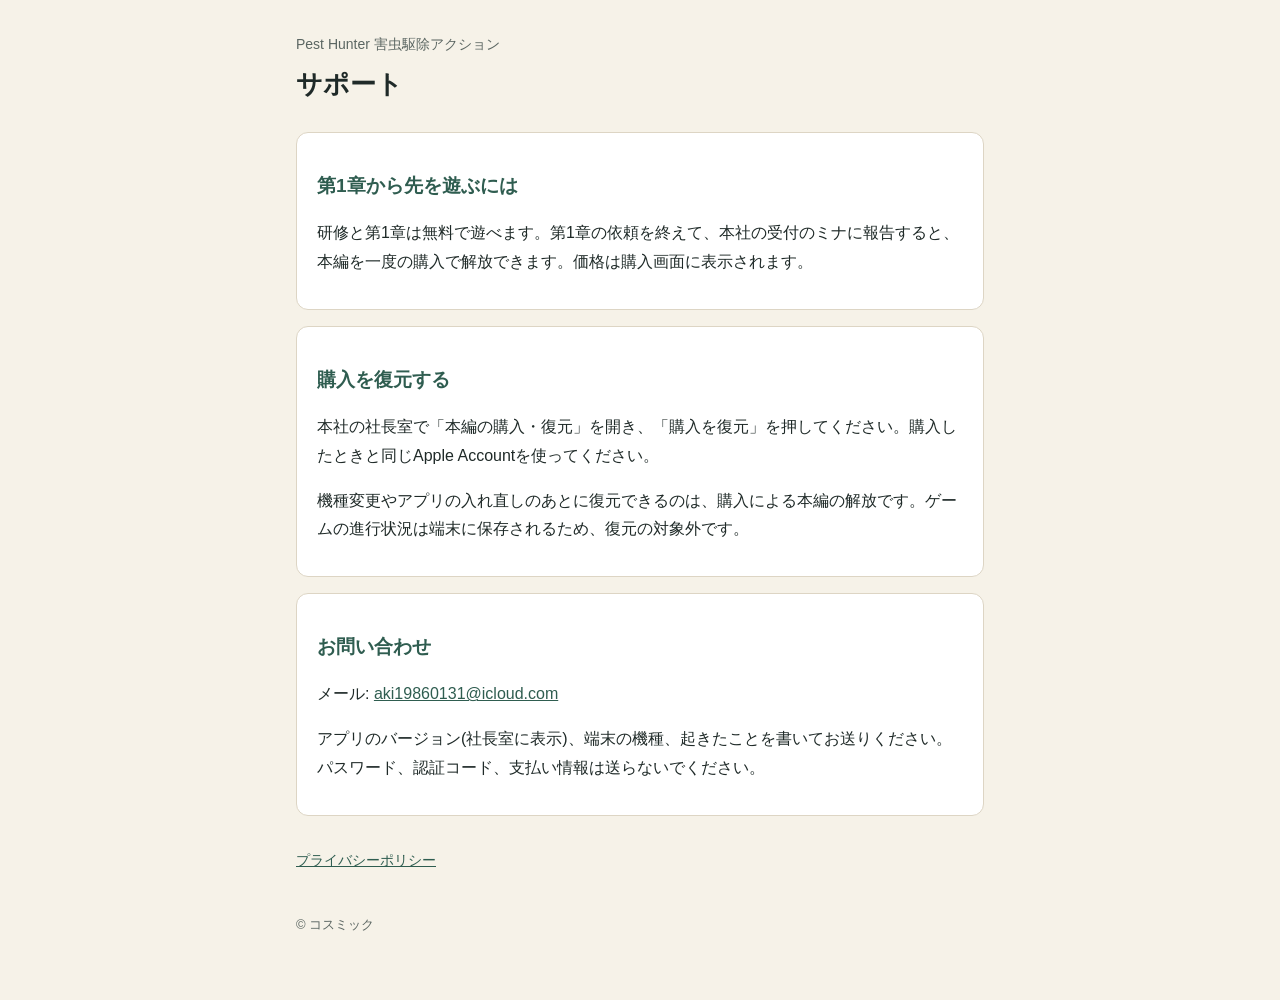
<file: index.html>
<!doctype html>
<html lang="ja">
<head>
<meta charset="utf-8">
<meta name="viewport" content="width=device-width, initial-scale=1">
<title>Pest Hunter サポート</title>
<link rel="stylesheet" href="style.css">
</head>
<body>
<main>
<header><p>Pest Hunter 害虫駆除アクション</p><h1>サポート</h1></header>

<section>
<h2>第1章から先を遊ぶには</h2>
<p>研修と第1章は無料で遊べます。第1章の依頼を終えて、本社の受付のミナに報告すると、本編を一度の購入で解放できます。価格は購入画面に表示されます。</p>
</section>

<section>
<h2>購入を復元する</h2>
<p>本社の社長室で「本編の購入・復元」を開き、「購入を復元」を押してください。購入したときと同じApple Accountを使ってください。</p>
<p>機種変更やアプリの入れ直しのあとに復元できるのは、購入による本編の解放です。ゲームの進行状況は端末に保存されるため、復元の対象外です。</p>
</section>

<section>
<h2>お問い合わせ</h2>
<p>メール: <a href="mailto:aki19860131@icloud.com">aki19860131@icloud.com</a></p>
<p>アプリのバージョン(社長室に表示)、端末の機種、起きたことを書いてお送りください。パスワード、認証コード、支払い情報は送らないでください。</p>
</section>

<nav><a href="privacy.html">プライバシーポリシー</a></nav>
<footer>© コスミック</footer>
</main>
</body>
</html>
</file>
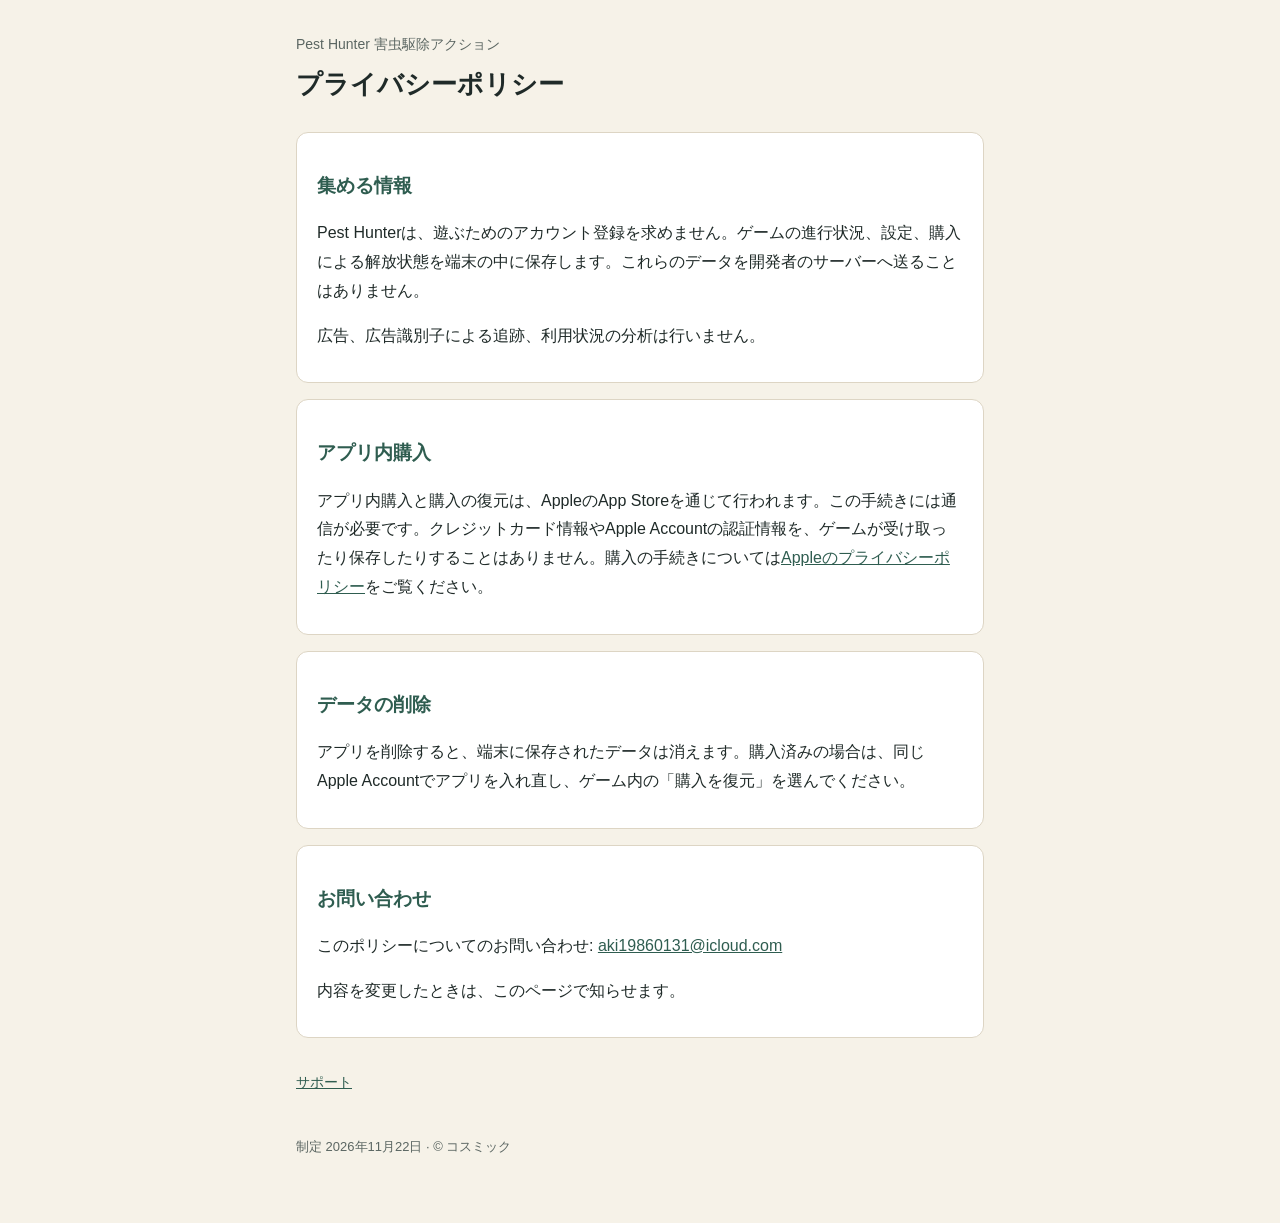
<file: privacy.html>
<!doctype html>
<html lang="ja">
<head>
<meta charset="utf-8">
<meta name="viewport" content="width=device-width, initial-scale=1">
<title>Pest Hunter プライバシーポリシー</title>
<link rel="stylesheet" href="style.css">
</head>
<body>
<main>
<header><p>Pest Hunter 害虫駆除アクション</p><h1>プライバシーポリシー</h1></header>

<section>
<h2>集める情報</h2>
<p>Pest Hunterは、遊ぶためのアカウント登録を求めません。ゲームの進行状況、設定、購入による解放状態を端末の中に保存します。これらのデータを開発者のサーバーへ送ることはありません。</p>
<p>広告、広告識別子による追跡、利用状況の分析は行いません。</p>
</section>

<section>
<h2>アプリ内購入</h2>
<p>アプリ内購入と購入の復元は、AppleのApp Storeを通じて行われます。この手続きには通信が必要です。クレジットカード情報やApple Accountの認証情報を、ゲームが受け取ったり保存したりすることはありません。購入の手続きについては<a href="https://www.apple.com/jp/legal/privacy/">Appleのプライバシーポリシー</a>をご覧ください。</p>
</section>

<section>
<h2>データの削除</h2>
<p>アプリを削除すると、端末に保存されたデータは消えます。購入済みの場合は、同じApple Accountでアプリを入れ直し、ゲーム内の「購入を復元」を選んでください。</p>
</section>

<section>
<h2>お問い合わせ</h2>
<p>このポリシーについてのお問い合わせ: <a href="mailto:aki19860131@icloud.com">aki19860131@icloud.com</a></p>
<p>内容を変更したときは、このページで知らせます。</p>
</section>

<nav><a href="index.html">サポート</a></nav>
<footer>制定 2026年11月22日 · © コスミック</footer>
</main>
</body>
</html>
</file>
<file: style.css>
:root { --bg: #f6f2e8; --text: #1f2a28; --muted: #5b6662; --accent: #2f5d50; --card: #ffffff; --line: #ddd5c4; }
@media (prefers-color-scheme: dark) { :root { --bg: #142321; --text: #ece6d8; --muted: #a9b4ae; --accent: #8fc7b3; --card: #1c2f2c; --line: #2e4541; } }
* { box-sizing: border-box; }
body { margin: 0; background: var(--bg); color: var(--text); font-family: -apple-system, "Hiragino Sans", "BIZ UDPGothic", sans-serif; line-height: 1.8; }
main { max-width: 720px; margin: 0 auto; padding: 32px 16px 64px; }
header { margin-bottom: 24px; }
header p { margin: 0; color: var(--muted); font-size: 14px; }
h1 { font-size: 26px; margin: 4px 0 0; }
h2 { font-size: 19px; margin: 32px 0 8px; color: var(--accent); }
section { background: var(--card); border: 1px solid var(--line); border-radius: 12px; padding: 4px 20px 16px; margin-bottom: 16px; }
nav { margin-top: 32px; font-size: 14px; }
a { color: var(--accent); }
footer { margin-top: 40px; color: var(--muted); font-size: 13px; }
</file>
